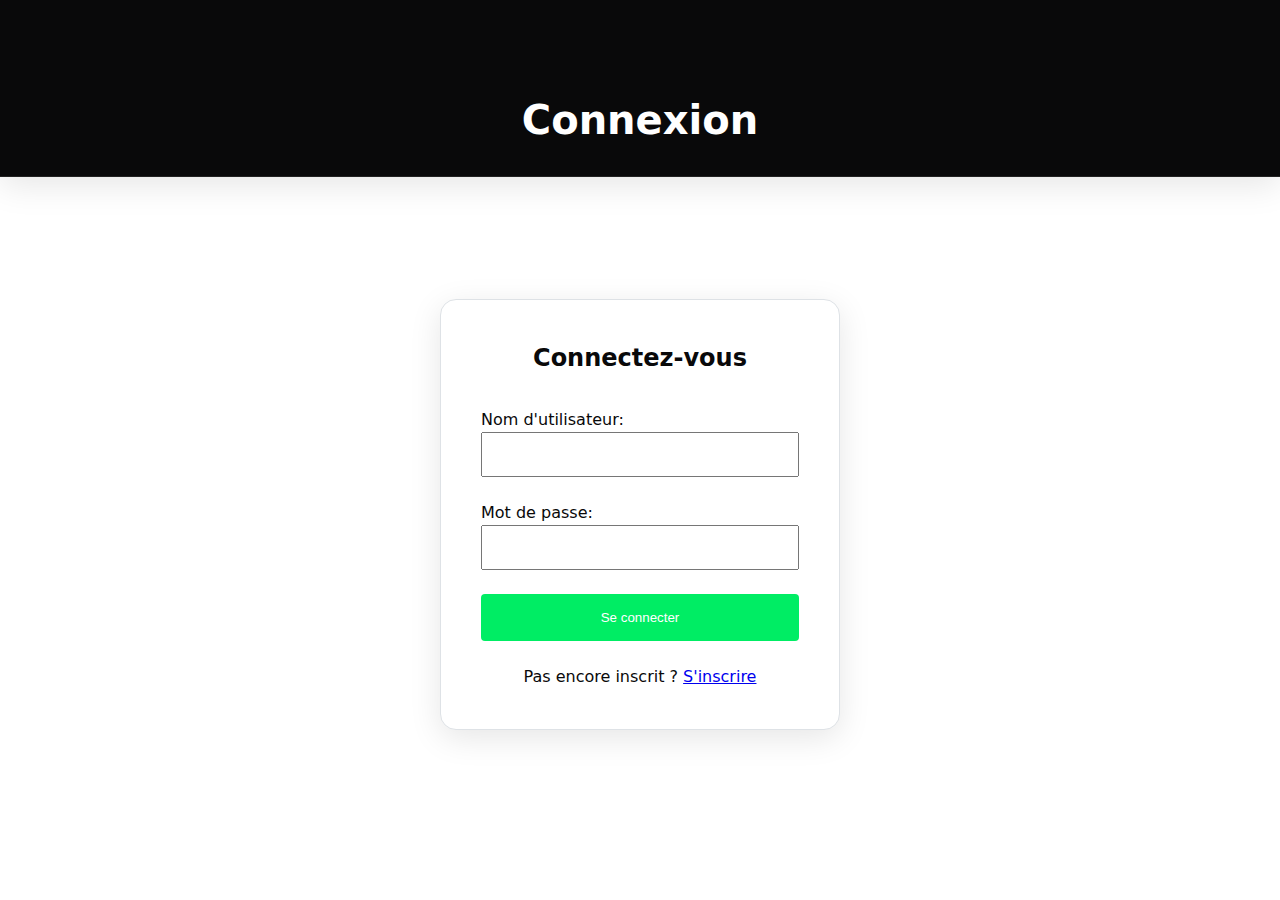
<file: index.html>
<!DOCTYPE html>
<html lang="fr">
<head>
    <meta charset="UTF-8">
    <meta name="viewport" content="width=device-width, initial-scale=1.0">
    <title>Connexion</title>
    <link rel="stylesheet" href="style.css">
</head>
<body style="display: flex; flex-direction: column; min-height: 100vh;">
    <header style="padding: 6rem 0 2rem 0; text-align: center; background: #09090A;">
        <h1 style="color: white; margin: 0; font-size: 2.5rem;">Connexion</h1>
    </header>

    <main style="flex: 1; display: flex; align-items: center; justify-content: center; padding: 2rem;">
        <section id="login-section" style="width: 100%; max-width: 400px;">
            <h2 style="text-align: center; margin-bottom: 2rem;">Connectez-vous</h2>
            <form id="login-form" style="display: grid; gap: 1.5rem;">
                <div>
                    <label for="username">Nom d'utilisateur:</label>
                    <input type="text" id="username" name="username" required style="width: 100%; padding: 0.8rem;">
                </div>
                
                <div>
                    <label for="password">Mot de passe:</label>
                    <input type="password" id="password" name="password" required style="width: 100%; padding: 0.8rem;">
                </div>

                <button type="submit" style="padding: 1rem; background: #00ED64; color: white; border: none; border-radius: 4px;">Se connecter</button>
            </form>
            <p style="text-align: center; margin-top: 1.5rem;">Pas encore inscrit ? <a href="register.html">S'inscrire</a></p>
        </section>
    </main>

    <script src="script.js"></script>
</body>
</html>
</file>
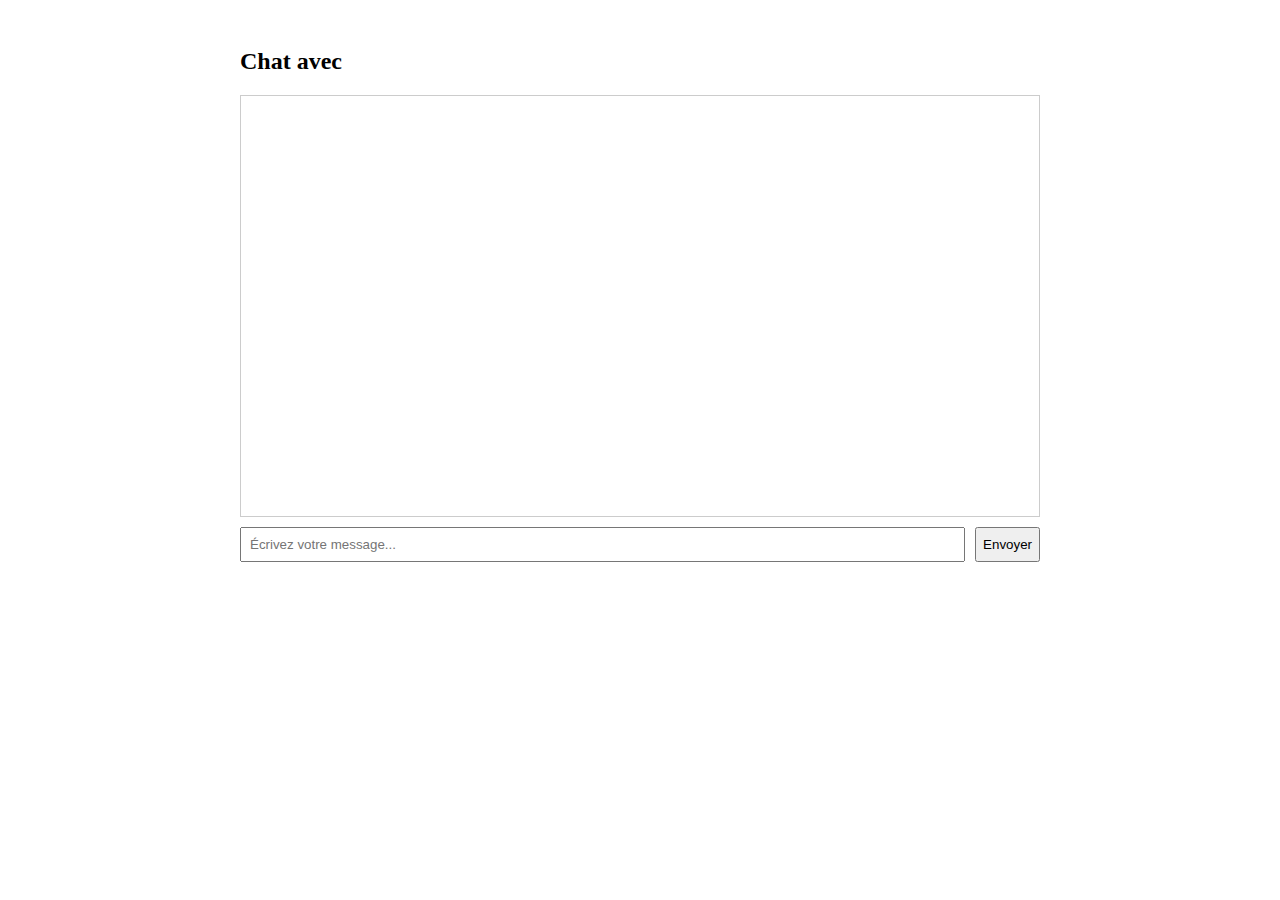
<file: chat.html>
<!DOCTYPE html>
<html>
<head>
    <title>Chat</title>
    <style>
        .chat-container {
            max-width: 800px;
            margin: 0 auto;
            padding: 20px;
        }
        .messages {
            height: 400px;
            border: 1px solid #ccc;
            overflow-y: auto;
            padding: 10px;
            margin-bottom: 10px;
        }
        .message {
            margin: 5px 0;
            padding: 8px;
            border-radius: 5px;
        }
        .sent {
            background: #0084ff;
            color: white;
            margin-left: 20%;
        }
        .received {
            background: #e9e9eb;
            margin-right: 20%;
        }
        .input-area {
            display: flex;
            gap: 10px;
        }
        input {
            flex: 1;
            padding: 8px;
        }
    </style>
</head>
<body>
    <div class="chat-container">
        <h2>Chat avec <span id="chat-partner"></span></h2>
        <div class="messages" id="messages"></div>
        <div class="input-area">
            <input type="text" id="message-input" placeholder="Écrivez votre message...">
            <button onclick="sendMessage()">Envoyer</button>
        </div>
    </div>

    <script>
        // Récupération de l'utilisateur dans l'URL
        const urlParams = new URLSearchParams(window.location.search);
        const partner = urlParams.get('user');
        document.getElementById('chat-partner').textContent = partner;

        // Chargement des messages
        function loadMessages() {
            const messages = JSON.parse(localStorage.getItem('messages')) || [];
            const currentUser = JSON.parse(localStorage.getItem('loggedInUser')).username;
            
            const filtered = messages.filter(msg => 
                (msg.sender === currentUser && msg.receiver === partner) ||
                (msg.sender === partner && msg.receiver === currentUser)
            );

            const messagesDiv = document.getElementById('messages');
            messagesDiv.innerHTML = filtered.map(msg => `
                <div class="message ${msg.sender === currentUser ? 'sent' : 'received'}">
                    <p>${msg.content}</p>
                    <small>${new Date(msg.timestamp).toLocaleString()}</small>
                </div>
            `).join('');
        }

        // Envoi de message
        window.sendMessage = function() {
            const input = document.getElementById('message-input');
            const content = input.value.trim();
            
            if (content) {
                const messages = JSON.parse(localStorage.getItem('messages')) || [];
                messages.push({
                    sender: JSON.parse(localStorage.getItem('loggedInUser')).username,
                    receiver: partner,
                    content,
                    timestamp: new Date().toISOString()
                });
                
                localStorage.setItem('messages', JSON.stringify(messages));
                input.value = '';
                loadMessages();
            }
        }

        // Actualisation initiale
        loadMessages();
        setInterval(loadMessages, 1000); // Actualisation toutes les secondes
    </script>
</body>
</html>
</file>
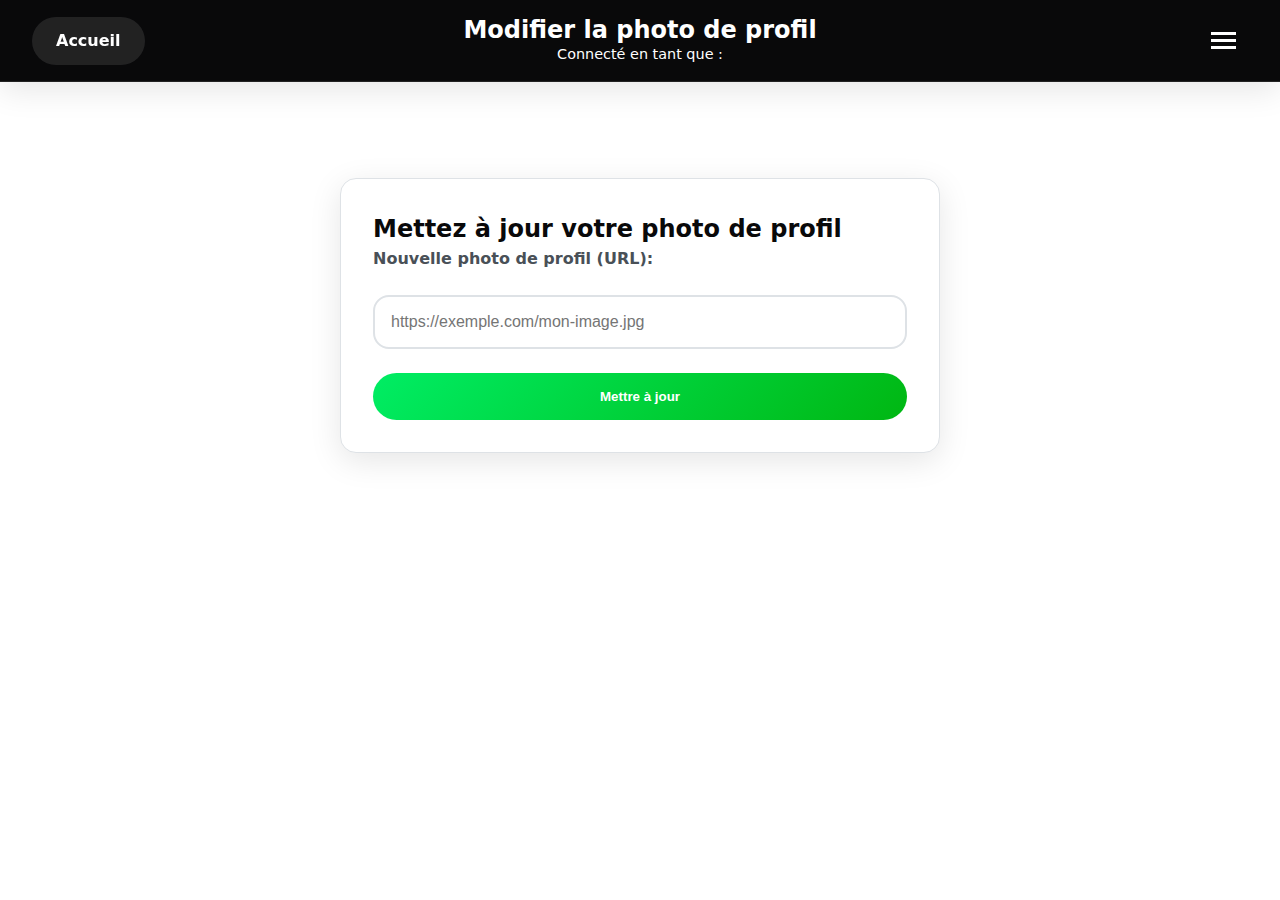
<file: edit-profile.html>
<!DOCTYPE html>
<html lang="fr">
<head>
    <meta charset="UTF-8">
    <meta name="viewport" content="width=device-width, initial-scale=1.0">
    <title>Modifier la photo de profil</title>
    <link rel="stylesheet" href="style.css">
</head>
<body>
    <header class="settings-header">
        <div class="header-content">
            <a href="home.html" class="home-button">Accueil</a>
            
            <div class="header-center">
                <h1>Modifier la photo de profil</h1>
                <div class="user-info">
                    <span>Connecté en tant que : <span id="logged-in-username"></span></span>
                </div>
            </div>

            <div class="menu-container">
                <!-- Menu Hamburger -->
                <button class="hamburger-menu" id="hamburger-menu" aria-label="Menu principal">
                    <span class="bar bar-top"></span>
                    <span class="bar bar-middle"></span>
                    <span class="bar bar-bottom"></span>
                </button>

                <!-- Menu Déroulant -->
                <nav class="dropdown-menu" id="dropdown-menu" aria-label="Sous-menu">
                    <ul class="menu-list">
                        <li>
                            <a href="settings.html" class="menu-link">
                                <svg class="settings-icon" width="20" height="20" viewBox="0 0 24 24" fill="none" stroke="currentColor" stroke-width="2">
                                    <path d="M12 15a3 3 0 1 0 0-6 3 3 0 0 0 0 6Z"/>
                                    <path d="M19.4 15a1.65 1.65 0 0 0 .33 1.82l.06.06a2 2 0 0 1 0 2.83 2 2 0 0 1-2.83 0l-.06-.06a1.65 1.65 0 0 0-1.82-.33 1.65 1.65 0 0 0-1 1.51V21a2 2 0 0 1-2 2 2 2 0 0 1-2-2v-.09A1.65 1.65 0 0 0 9 19.4a1.65 1.65 0 0 0-1.82.33l-.06.06a2 2 0 0 1-2.83 0 2 2 0 0 1 0-2.83l.06-.06a1.65 1.65 0 0 0 .33-1.82 1.65 1.65 0 0 0-1.51-1H3a2 2 0 0 1-2-2 2 2 0 0 1 2-2h.09A1.65 1.65 0 0 0 4.6 9a1.65 1.65 0 0 0-.33-1.82l-.06-.06a2 2 0 0 1 0-2.83 2 2 0 0 1 2.83 0l.06.06a1.65 1.65 0 0 0 1.82.33H9a1.65 1.65 0 0 0 1-1.51V3a2 2 0 0 1 2-2 2 2 0 0 1 2 2v.09a1.65 1.65 0 0 0 1 1.51 1.65 1.65 0 0 0 1.82-.33l.06-.06a2 2 0 0 1 2.83 0 2 2 0 0 1 0 2.83l-.06.06a1.65 1.65 0 0 0-.33 1.82V9a1.65 1.65 0 0 0 1.51 1H21a2 2 0 0 1 2 2 2 2 0 0 1-2 2h-.09a1.65 1.65 0 0 0-1.51 1Z"/>
                                </svg>
                                Paramètres
                            </a>
                        </li>
                    </ul>
                </nav>
            </div>
        </div>
    </header>

    <main>
        <section id="edit-profile-section">
            <h2>Mettez à jour votre photo de profil</h2>
            <form id="edit-profile-form">
                <label for="new-profile-picture">Nouvelle photo de profil (URL):</label>
                <input type="url" 
                       id="new-profile-picture" 
                       name="new-profile-picture" 
                       placeholder="https://exemple.com/mon-image.jpg"
                       required>
                <button type="submit" class="settings-button">Mettre à jour</button>
            </form>
            <div id="edit-profile-message" class="hidden"></div>
        </section>
    </main>

    <script src="script.js"></script>
</body>
</html>
</file>
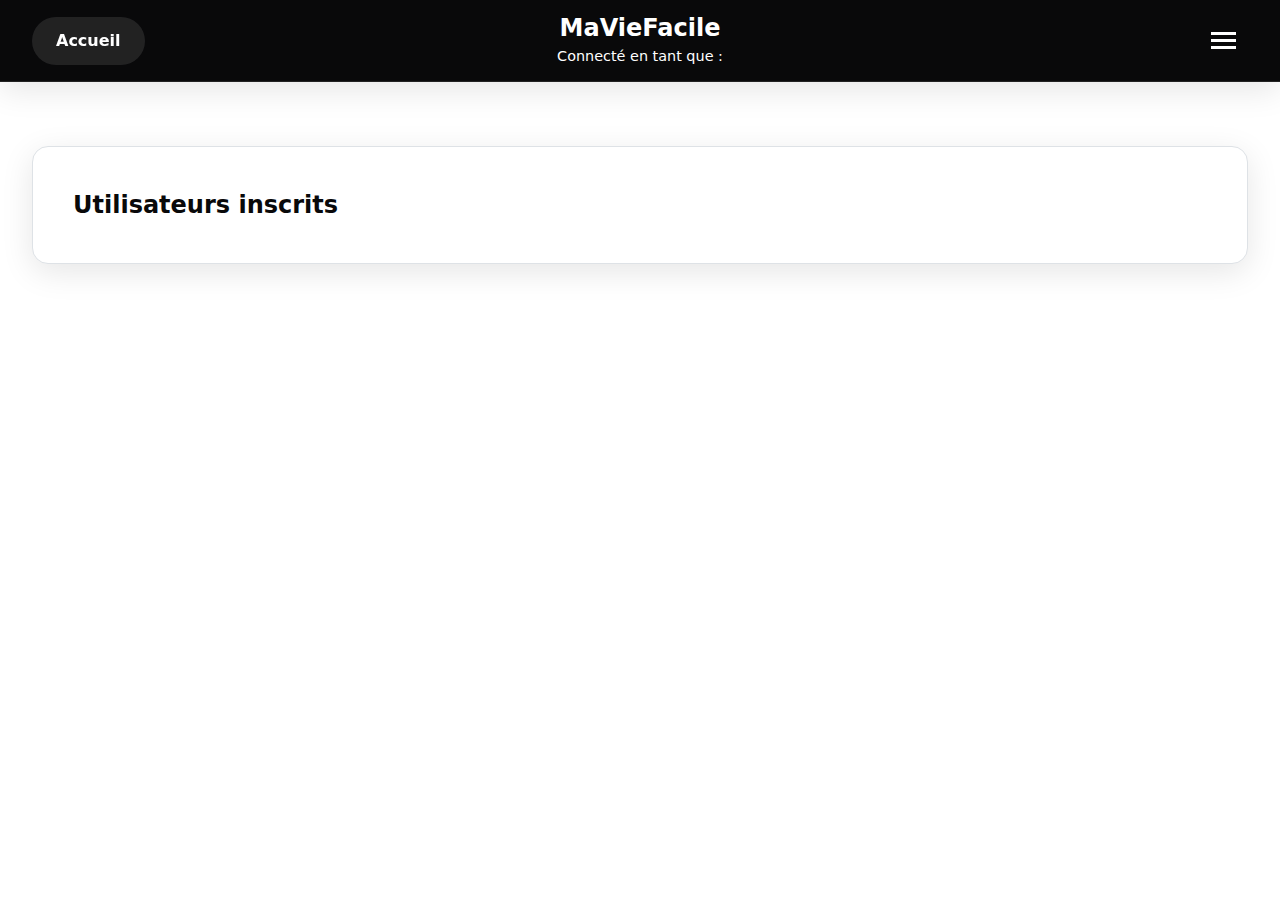
<file: home.html>
<!DOCTYPE html>
<html lang="fr">
<head>
    <meta charset="UTF-8">
    <meta name="viewport" content="width=device-width, initial-scale=1.0">
    <title>Accueil</title>
    <link rel="stylesheet" href="style.css">
</head>
<body>
    <header>
        <div class="header-content">
            <a href="home.html" class="home-button">Accueil</a>
            
            <div class="header-center">
                <h1>MaVieFacile</h1>
                <div class="user-info">
                    <span>Connecté en tant que : <span id="logged-in-username"></span></span>
                </div>
            </div>
    
            <div class="menu-container">
                <!-- Hamburger Icon -->
                <button class="hamburger-menu" id="hamburger-menu" aria-label="Menu principal">
                    <span class="bar bar-top"></span>
                    <span class="bar bar-middle"></span>
                    <span class="bar bar-bottom"></span>
                </button>

                <!-- Dropdown Menu -->
                <nav class="dropdown-menu" id="dropdown-menu" aria-label="Sous-menu">
                    <ul class="menu-list">
                        <li>
                            <a href="settings.html" class="menu-link" id="settings-link">
                                <svg class="settings-icon" width="20" height="20" viewBox="0 0 24 24" fill="none" stroke="currentColor" stroke-width="2">
                                    <path d="M12 15a3 3 0 1 0 0-6 3 3 0 0 0 0 6Z"/>
                                    <path d="M19.4 15a1.65 1.65 0 0 0 .33 1.82l.06.06a2 2 0 0 1 0 2.83 2 2 0 0 1-2.83 0l-.06-.06a1.65 1.65 0 0 0-1.82-.33 1.65 1.65 0 0 0-1 1.51V21a2 2 0 0 1-2 2 2 2 0 0 1-2-2v-.09A1.65 1.65 0 0 0 9 19.4a1.65 1.65 0 0 0-1.82.33l-.06.06a2 2 0 0 1-2.83 0 2 2 0 0 1 0-2.83l.06-.06a1.65 1.65 0 0 0 .33-1.82 1.65 1.65 0 0 0-1.51-1H3a2 2 0 0 1-2-2 2 2 0 0 1 2-2h.09A1.65 1.65 0 0 0 4.6 9a1.65 1.65 0 0 0-.33-1.82l-.06-.06a2 2 0 0 1 0-2.83 2 2 0 0 1 2.83 0l.06.06a1.65 1.65 0 0 0 1.82.33H9a1.65 1.65 0 0 0 1-1.51V3a2 2 0 0 1 2-2 2 2 0 0 1 2 2v.09a1.65 1.65 0 0 0 1 1.51 1.65 1.65 0 0 0 1.82-.33l.06-.06a2 2 0 0 1 2.83 0 2 2 0 0 1 0 2.83l-.06.06a1.65 1.65 0 0 0-.33 1.82V9a1.65 1.65 0 0 0 1.51 1H21a2 2 0 0 1 2 2 2 2 0 0 1-2 2h-.09a1.65 1.65 0 0 0-1.51 1Z"/>
                                </svg>
                                Paramètres
                            </a>
                        </li>
                    </ul>
                </nav>
            </div>
        </div>
    </header>

    <main>
        <section id="user-list-section">
            <h2>Utilisateurs inscrits</h2>
            <ul id="user-list"></ul>
        </section>

    <script src="script.js"></script>
</body>
</html>
</file>
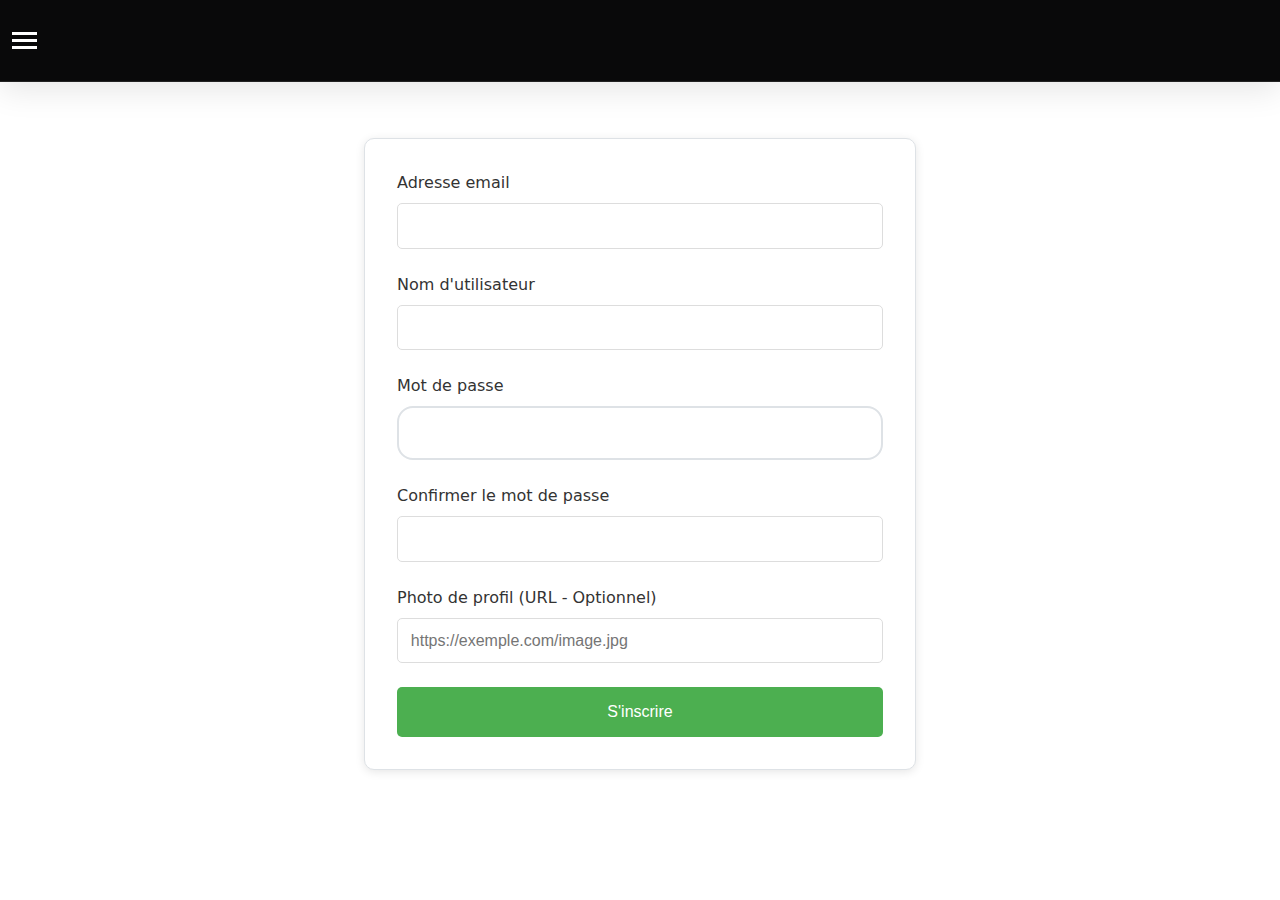
<file: register.html>
<!DOCTYPE html>
<html lang="fr">
<head>
    <meta charset="UTF-8">
    <meta name="viewport" content="width=device-width, initial-scale=1.0">
    <title>Inscription</title>
    <link rel="stylesheet" href="style.css">
</head>
<body>
    <header class="settings-header">

            <div class="menu-container">
                <!-- Menu Hamburger cohérent avec les autres pages -->
                <button class="hamburger-menu" id="hamburger-menu" aria-label="Menu principal">
                    <span class="bar bar-top"></span>
                    <span class="bar bar-middle"></span>
                    <span class="bar bar-bottom"></span>
                </button>
                </button>

                <!-- Menu Déroulant -->
                <nav class="dropdown-menu" id="dropdown-menu" aria-label="Sous-menu">
                    <ul class="menu-list">
                        <li>
                            <a href="index.html" class="menu-link">
                                <svg class="settings-icon" width="20" height="20" viewBox="0 0 24 24" fill="none" stroke="currentColor" stroke-width="2">
                                    <path d="M12 15a3 3 0 1 0 0-6 3 3 0 0 0 0 6Z"/>
                                    <path d="M19.4 15a1.65 1.65 0 0 0 .33 1.82l.06.06a2 2 0 0 1 0 2.83 2 2 0 0 1-2.83 0l-.06-.06a1.65 1.65 0 0 0-1.82-.33 1.65 1.65 0 0 0-1 1.51V21a2 2 0 0 1-2 2 2 2 0 0 1-2-2v-.09A1.65 1.65 0 0 0 9 19.4a1.65 1.65 0 0 0-1.82.33l-.06.06a2 2 0 0 1-2.83 0 2 2 0 0 1 0-2.83l.06-.06a1.65 1.65 0 0 0 .33-1.82 1.65 1.65 0 0 0-1.51-1H3a2 2 0 0 1-2-2 2 2 0 0 1 2-2h.09A1.65 1.65 0 0 0 4.6 9a1.65 1.65 0 0 0-.33-1.82l-.06-.06a2 2 0 0 1 0-2.83 2 2 0 0 1 2.83 0l.06.06a1.65 1.65 0 0 0 1.82.33H9a1.65 1.65 0 0 0 1-1.51V3a2 2 0 0 1 2-2 2 2 0 0 1 2 2v.09a1.65 1.65 0 0 0 1 1.51 1.65 1.65 0 0 0 1.82-.33l.06-.06a2 2 0 0 1 2.83 0 2 2 0 0 1 0 2.83l-.06.06a1.65 1.65 0 0 0-.33 1.82V9a1.65 1.65 0 0 0 1.51 1H21a2 2 0 0 1 2 2 2 2 0 0 1-2 2h-.09a1.65 1.65 0 0 0-1.51 1Z"/>
                                </svg>
                                Paramètres
                            </a>
                        </li>
                    </ul>
                </nav>
            </div>
        </div>
    </header>

    <main class="form-container">
        <section class="auth-form">
            <form id="register-form">
                <div class="form-group">
                    <label for="email">Adresse email</label>
                    <input type="email" id="email" required>
                    <div id="email-error" class="form-error"></div>
                </div>

                <div class="form-group">
                    <label for="new-username">Nom d'utilisateur</label>
                    <input type="text" id="new-username" minlength="3" required>
                    <div id="username-error" class="form-error"></div>
                </div>

                <div class="form-group">
                    <label for="new-password">Mot de passe</label>
                    <input type="password" id="new-password" minlength="8" required>
                    <div id="password-error" class="form-error"></div>
                </div>

                <div class="form-group">
                    <label for="confirm-password">Confirmer le mot de passe</label>
                    <input type="password" id="confirm-password" required>
                    <div id="confirm-error" class="form-error"></div>
                </div>

                <div class="form-group">
                    <label for="profile-picture" class="optional-field">
                        Photo de profil (URL - Optionnel)
                    </label>
                    <input type="url" 
                           id="profile-picture" 
                           placeholder="https://exemple.com/image.jpg">
                    <div id="image-error" class="form-error"></div>
                </div>

                <button type="submit" class="form-button">S'inscrire</button>
            </form>
        </section>
    </main>

    <script src="script.js"></script>
</body>
</html>
</file>
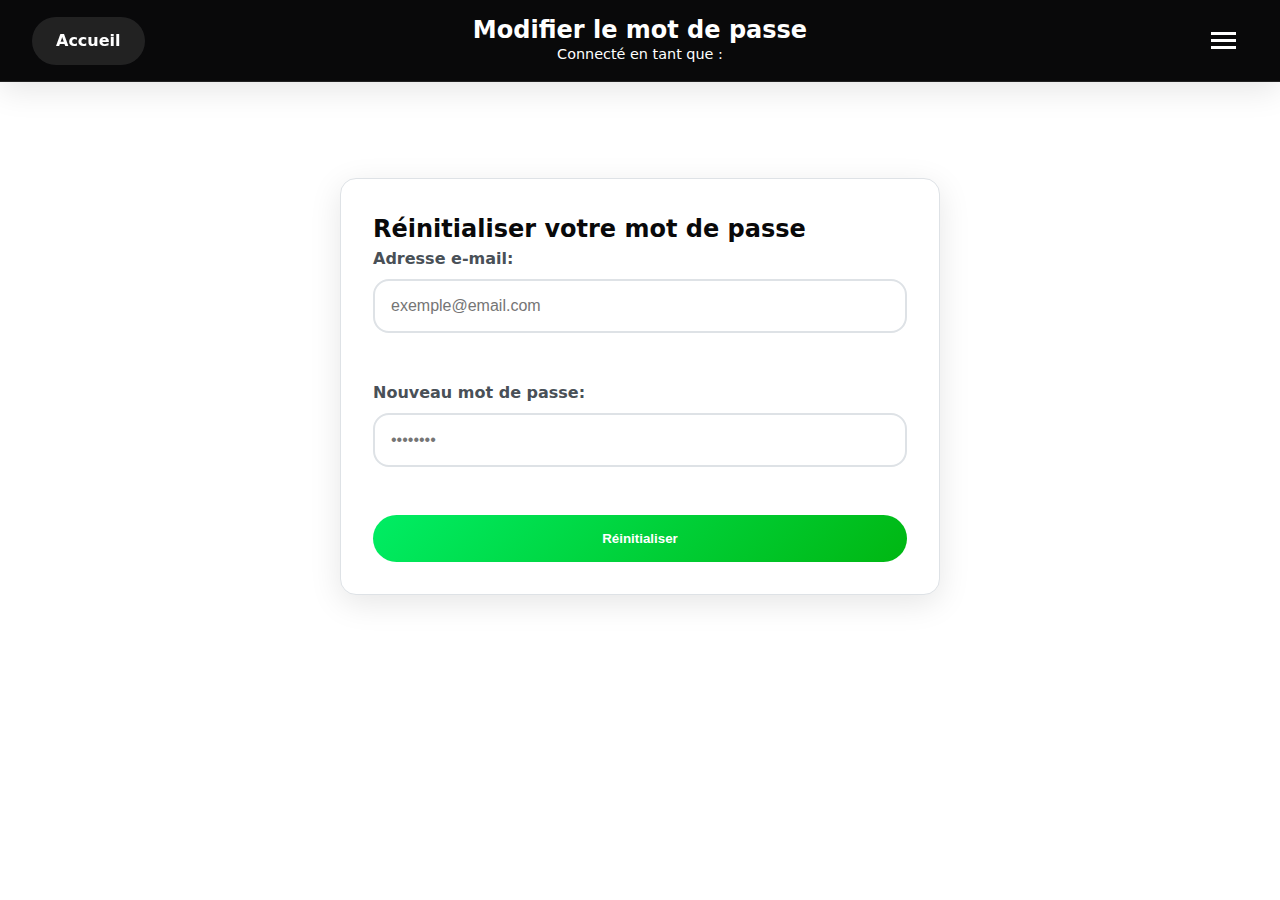
<file: reset-password.html>
<!DOCTYPE html>
<html lang="fr">
<head>
    <meta charset="UTF-8">
    <meta name="viewport" content="width=device-width, initial-scale=1.0">
    <title>Modifier le mot de passe</title>
    <link rel="stylesheet" href="style.css">
</head>
<body>
    <header class="settings-header">
        <div class="header-content">
            <a href="home.html" class="home-button">Accueil</a>
            
            <div class="header-center">
                <h1>Modifier le mot de passe</h1>
                <div class="user-info">
                    <span>Connecté en tant que : <span id="logged-in-username"></span></span>
                </div>
            </div>

            <div class="menu-container">
                <!-- Menu Hamburger -->
                <button class="hamburger-menu" id="hamburger-menu" aria-label="Menu principal">
                    <span class="bar bar-top"></span>
                    <span class="bar bar-middle"></span>
                    <span class="bar bar-bottom"></span>
                </button>

                <!-- Menu Déroulant -->
                <nav class="dropdown-menu" id="dropdown-menu" aria-label="Sous-menu">
                    <ul class="menu-list">
                        <li>
                            <a href="settings.html" class="menu-link">
                                <svg class="settings-icon" width="20" height="20" viewBox="0 0 24 24" fill="none" stroke="currentColor" stroke-width="2">
                                    <path d="M12 15a3 3 0 1 0 0-6 3 3 0 0 0 0 6Z"/>
                                    <path d="M19.4 15a1.65 1.65 0 0 0 .33 1.82l.06.06a2 2 0 0 1 0 2.83 2 2 0 0 1-2.83 0l-.06-.06a1.65 1.65 0 0 0-1.82-.33 1.65 1.65 0 0 0-1 1.51V21a2 2 0 0 1-2 2 2 2 0 0 1-2-2v-.09A1.65 1.65 0 0 0 9 19.4a1.65 1.65 0 0 0-1.82.33l-.06.06a2 2 0 0 1-2.83 0 2 2 0 0 1 0-2.83l.06-.06a1.65 1.65 0 0 0 .33-1.82 1.65 1.65 0 0 0-1.51-1H3a2 2 0 0 1-2-2 2 2 0 0 1 2-2h.09A1.65 1.65 0 0 0 4.6 9a1.65 1.65 0 0 0-.33-1.82l-.06-.06a2 2 0 0 1 0-2.83 2 2 0 0 1 2.83 0l.06.06a1.65 1.65 0 0 0 1.82.33H9a1.65 1.65 0 0 0 1-1.51V3a2 2 0 0 1 2-2 2 2 0 0 1 2 2v.09a1.65 1.65 0 0 0 1 1.51 1.65 1.65 0 0 0 1.82-.33l.06-.06a2 2 0 0 1 2.83 0 2 2 0 0 1 0 2.83l-.06.06a1.65 1.65 0 0 0-.33 1.82V9a1.65 1.65 0 0 0 1.51 1H21a2 2 0 0 1 2 2 2 2 0 0 1-2 2h-.09a1.65 1.65 0 0 0-1.51 1Z"/>
                                </svg>
                                Paramètres
                            </a>
                        </li>
                    </ul>
                </nav>
            </div>
        </div>
    </header>

    <main>
        <section id="reset-password-section">
            <h2>Réinitialiser votre mot de passe</h2>
            <form id="reset-password-form">
                <div class="form-group">
                    <label for="reset-email">Adresse e-mail:</label>
                    <input type="email" 
                           id="reset-email" 
                           name="reset-email" 
                           placeholder="exemple@email.com"
                           required>
                </div>
                
                <div class="form-group">
                    <label for="new-password">Nouveau mot de passe:</label>
                    <input type="password" 
                           id="new-password" 
                           name="new-password" 
                           placeholder="••••••••"
                           minlength="6"
                           required>
                </div>

                <button type="submit" class="settings-button">Réinitialiser</button>
            </form>
            <div id="reset-message" class="message hidden"></div>
        </section>
    </main>

    <script src="script.js"></script>
</body>
</html>
</file>
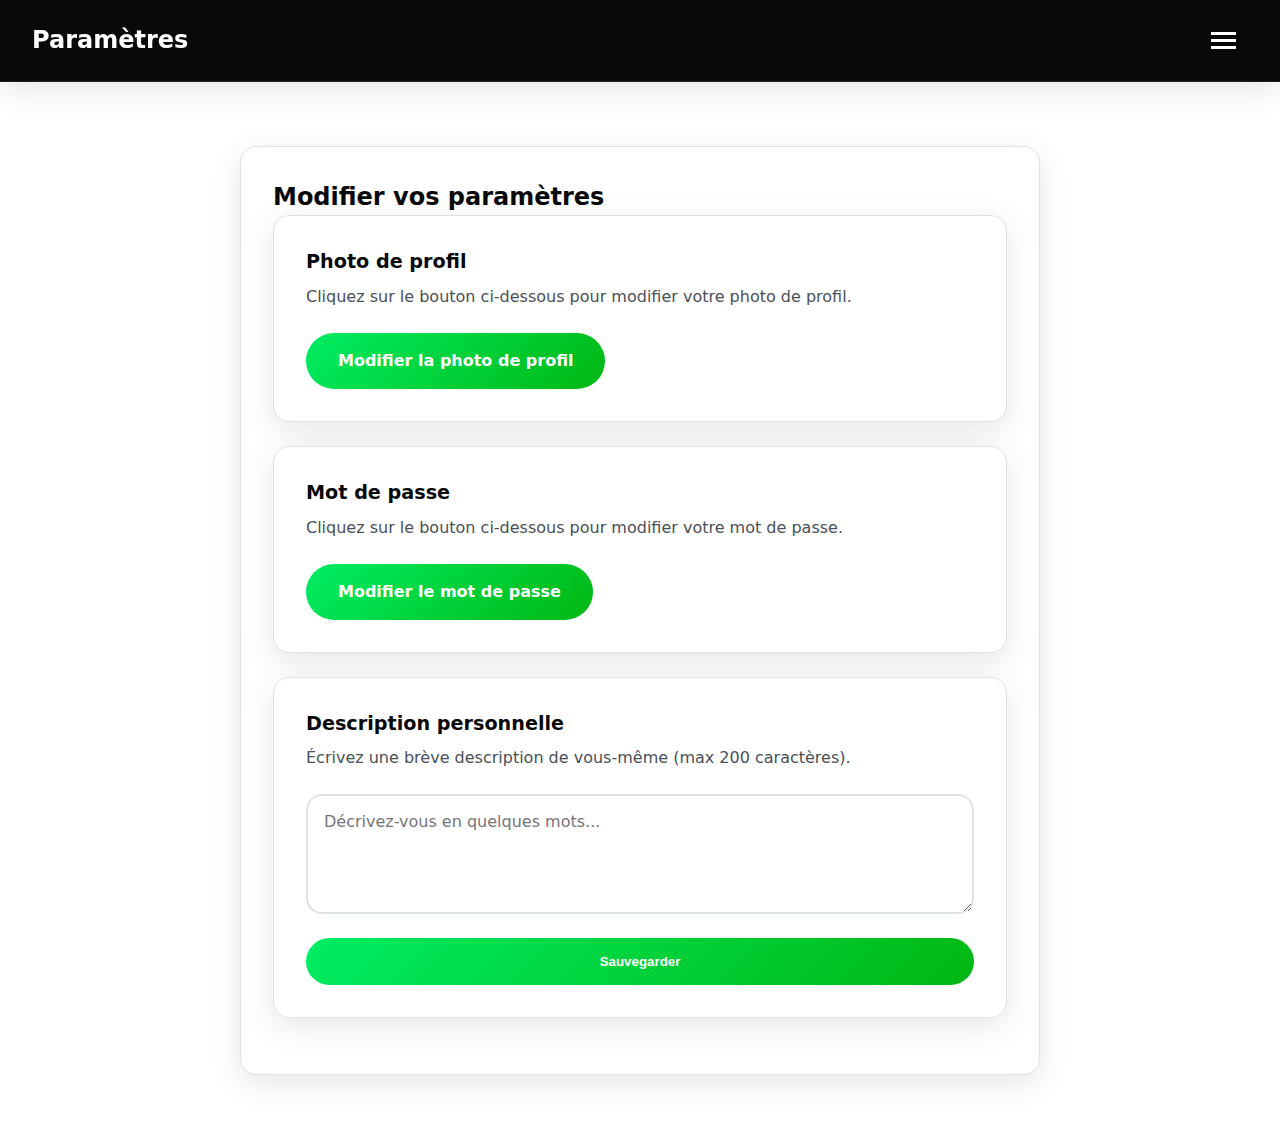
<file: settings.html>
<!DOCTYPE html>
<html lang="fr">
<head>
    <meta charset="UTF-8">
    <meta name="viewport" content="width=device-width, initial-scale=1.0">
    <title>Paramètres</title>
    <link rel="stylesheet" href="style.css">
</head>
<body>
    <header class="settings-header">
        <div class="header-content">
            <h1>Paramètres</h1>
            <div class="menu-container">
                <!-- Hamburger Icon -->
                <button class="hamburger-menu" id="hamburger-menu" aria-label="Menu principal">
                    <span class="bar bar-top"></span>
                    <span class="bar bar-middle"></span>
                    <span class="bar bar-bottom"></span>
                </button>

                <!-- Dropdown Menu -->
                <nav class="dropdown-menu" id="dropdown-menu" aria-label="Sous-menu">
                    <ul class="menu-list">
                        <li>
                            <a href="home.html" class="menu-link">
                                <svg class="home-icon" width="20" height="20" viewBox="0 0 24 24" fill="none" stroke="currentColor" stroke-width="2">
                                    <path d="M3 9l9-7 9 7v11a2 2 0 0 1-2 2H5a2 2 0 0 1-2-2z"/>
                                    <path d="M9 22V12h6v10"/>
                                </svg>
                                Retour à l'accueil
                            </a>
                        </li>
                    </ul>
                </nav>
            </div>
        </div>
    </header>

    <main>
        <section id="settings-section">
            <h2>Modifier vos paramètres</h2>

            <!-- Bouton pour modifier la photo de profil -->
            <div class="setting-option">
                <h3>Photo de profil</h3>
                <p>Cliquez sur le bouton ci-dessous pour modifier votre photo de profil.</p>
                <a href="edit-profile.html" class="settings-button">Modifier la photo de profil</a>
            </div>

            <!-- Bouton pour modifier le mot de passe -->
            <div class="setting-option">
                <h3>Mot de passe</h3>
                <p>Cliquez sur le bouton ci-dessous pour modifier votre mot de passe.</p>
                <a href="reset-password.html" class="settings-button">Modifier le mot de passe</a>
            </div>

                        <!-- Ajouter après la section mot de passe -->
            <div class="setting-option">
                <h3>Description personnelle</h3>
                <p>Écrivez une brève description de vous-même (max 200 caractères).</p>
                <form id="description-form">
                    <textarea 
                        id="user-description" 
                        maxlength="200" 
                        placeholder="Décrivez-vous en quelques mots..."
                    ></textarea>
                    <button type="submit" class="settings-button">Sauvegarder</button>
                </form>
            </div>
        </section>
    </main>

    <script src="script.js"></script>
</body>
</html>
</file>
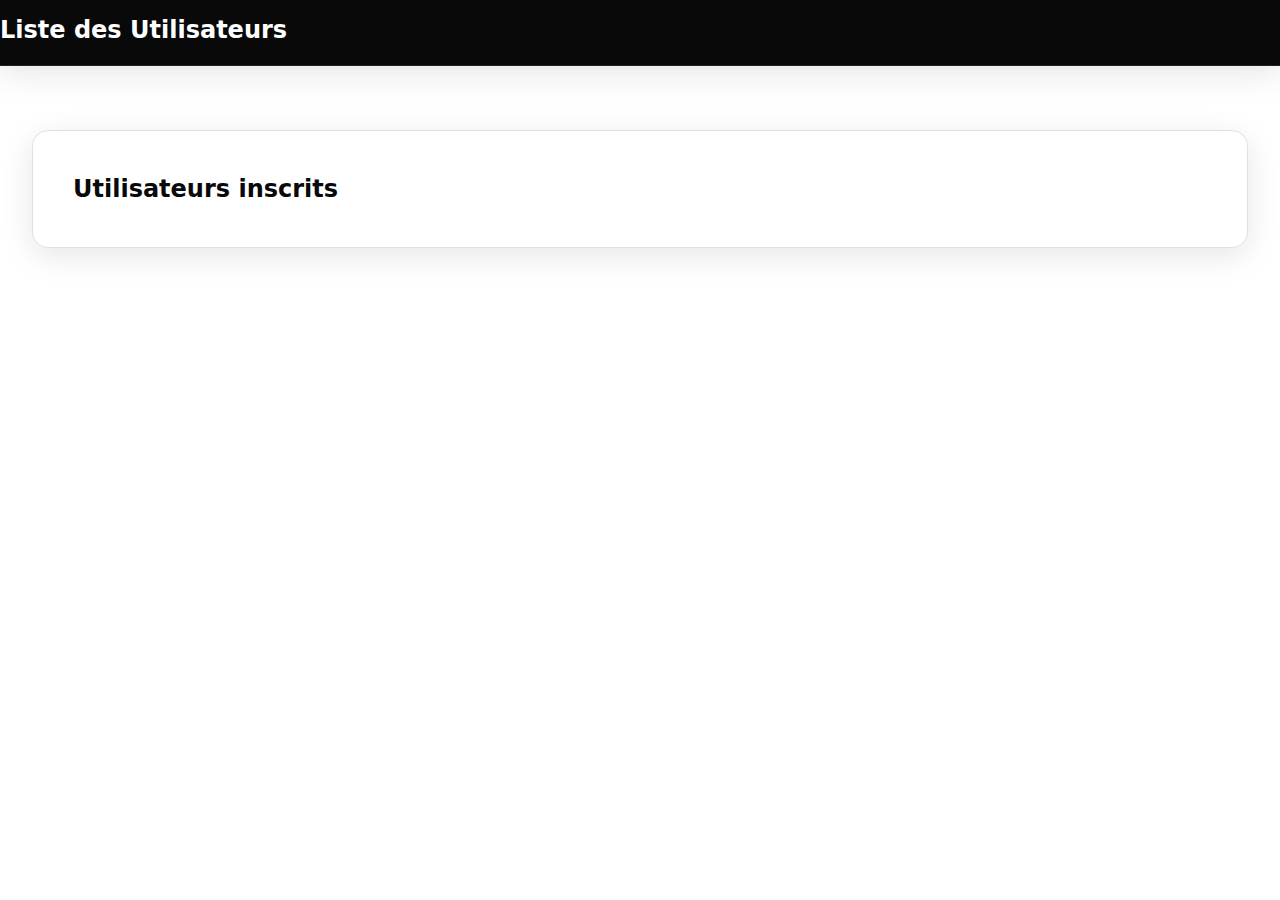
<file: user-list.html>
<!DOCTYPE html>
<html lang="fr">
<head>
    <meta charset="UTF-8">
    <meta name="viewport" content="width=device-width, initial-scale=1.0">
    <title>Liste des Utilisateurs</title>
    <link rel="stylesheet" href="style.css">
</head>
<body>
    <header>
        <h1>Liste des Utilisateurs</h1>
    </header>

    <main>
        <section id="user-list-section">
            <h2>Utilisateurs inscrits</h2>
            <ul id="user-list"></ul>
        </section>
    </main>

    <script src="script.js"></script>
</body>
</html>
</file>
<file: style.css>
/* Nouveau style premium inspiré d'Uber 2024 */
:root {
    --uber-black: #09090A;
    --uber-white: #FFFFFF;
    --uber-green: #00ED64;
    --uber-gradient: linear-gradient(135deg, #00ED64 0%, #00B712 100%);
    --uber-gray-100: #F8F9FA;
    --uber-gray-300: #DEE2E6;
    --uber-gray-700: #495057;
    --uber-shadow: 0 8px 32px rgba(0, 0, 0, 0.1);
    --uber-radius: 16px;
    --uber-transition: all 0.3s cubic-bezier(0.4, 0, 0.2, 1);
}

/* Reset moderne */
*,
*::before,
*::after {
    margin: 0;
    padding: 0;
    box-sizing: border-box;
}

html {
    scroll-behavior: smooth;
}

body {
    background: var(--uber-white);
    color: var(--uber-black);
    font-family: 'Inter', system-ui, -apple-system, sans-serif;
    line-height: 1.5;
    -webkit-font-smoothing: antialiased;
}

/* Header premium */
header {
    background: var(--uber-black);
    padding: 1rem 0;
    position: sticky;
    top: 0;
    z-index: 1000;
    box-shadow: var(--uber-shadow);
    border-bottom: 1px solid rgba(255, 255, 255, 0.1);
}

.header-content {
    display: flex;
    justify-content: space-between;
    align-items: center;
    max-width: 1440px;
    margin: 0 auto;
    padding: 0 2rem;
}

.home-button {
    display: inline-flex;
    align-items: center;
    gap: 0.75rem;
    color: var(--uber-white);
    text-decoration: none;
    font-weight: 600;
    padding: 0.75rem 1.5rem;
    border-radius: 50px;
    background: rgba(255, 255, 255, 0.1);
    backdrop-filter: blur(10px);
    transition: var(--uber-transition);
}

.home-button:hover {
    background: rgba(255, 255, 255, 0.2);
    transform: translateY(-1px);
}

.user-info {
    display: flex;
    align-items: center;
    gap: 1.5rem;
    color: var(--uber-white);
}

/* Contenu principal élégant */
main {
    padding: 4rem 2rem;
    max-width: 1440px;
    margin: 0 auto;
}

section {
    margin-bottom: 3rem;
    background: var(--uber-white);
    border-radius: var(--uber-radius);
    padding: 2.5rem;
    box-shadow: var(--uber-shadow);
    border: 1px solid var(--uber-gray-300);
}

/* Liste utilisateurs premium */
#user-list {
    display: grid;
    gap: 1.5rem;
    padding: 0;
}

.user-profile {
    display: flex;
    align-items: center;
    padding: 1.5rem;
    background: var(--uber-white);
    border-radius: var(--uber-radius);
    transition: var(--uber-transition);
    cursor: pointer;
    position: relative;
    overflow: hidden;
}

.user-profile::before {
    content: '';
    position: absolute;
    left: 0;
    top: 0;
    height: 100%;
    width: 4px;
    background: var(--uber-gradient);
    opacity: 0;
    transition: var(--uber-transition);
}

.user-profile:hover {
    transform: translateY(-3px);
    box-shadow: 0 12px 40px rgba(0, 0, 0, 0.08);
}

.user-profile:hover::before {
    opacity: 1;
}

.profile-picture {
    width: 64px;
    height: 64px;
    border-radius: 50%;
    object-fit: cover;
    border: 3px solid var(--uber-white);
    box-shadow: var(--uber-shadow);
    margin-right: 1.5rem;
    transition: var(--uber-transition);
}

.user-profile:hover .profile-picture {
    transform: scale(1.05);
}

.username {
    font-size: 1.25rem;
    font-weight: 600;
    color: var(--uber-black);
    flex-grow: 1;
}

/* Boutons haute qualité */
.user-button {
    padding: 0.875rem 2rem;
    border: none;
    border-radius: 50px;
    font-weight: 600;
    letter-spacing: 0.25px;
    transition: var(--uber-transition);
    display: inline-flex;
    align-items: center;
    gap: 0.75rem;
}

.user-button:not(.add-friend-button) {
    background: var(--uber-gradient);
    color: var(--uber-white);
    box-shadow: 0 4px 12px rgba(0, 237, 100, 0.3);
}

.user-button.add-friend-button {
    background: var(--uber-black);
    color: var(--uber-white);
    margin-left: 1rem;
}

.user-button:hover {
    transform: translateY(-2px);
    box-shadow: 0 6px 20px rgba(0, 237, 100, 0.4);
}

/* Chat Modal luxe */
#chat-modal {
    background: rgba(0, 0, 0, 0.6);
    backdrop-filter: blur(8px);
}

.chat-content {
    width: 90%;
    max-width: 720px;
    border-radius: var(--uber-radius);
    background: var(--uber-white);
    overflow: hidden;
    transform: scale(0.98);
    opacity: 0;
    animation: modalEnter 0.4s cubic-bezier(0.4, 0, 0.2, 1) forwards;
}

@keyframes modalEnter {
    to {
        transform: scale(1);
        opacity: 1;
    }
}

.chat-header {
    padding: 1.5rem 2rem;
    background: var(--uber-gradient);
    color: var(--uber-white);
    display: flex;
    justify-content: space-between;
    align-items: center;
}

.close-chat {
    background: none;
    border: none;
    color: inherit;
    padding: 0.5rem;
    border-radius: 50%;
    transition: var(--uber-transition);
}

.close-chat:hover {
    background: rgba(255, 255, 255, 0.1);
}

.chat-messages {
    height: 60vh;
    padding: 2rem;
    background: var(--uber-gray-100);
    overflow-y: auto;
    scrollbar-width: thin;
    scrollbar-color: var(--uber-green) transparent;
}

.message {
    max-width: 75%;
    padding: 1.25rem;
    margin-bottom: 1.5rem;
    border-radius: 24px;
    position: relative;
    line-height: 1.6;
    animation: messageAppear 0.3s ease-out;
}

@keyframes messageAppear {
    from {
        opacity: 0;
        transform: translateY(10px);
    }
    to {
        opacity: 1;
        transform: translateY(0);
    }
}

.message.self {
    background: var(--uber-gradient);
    margin-left: auto;
    color: var(--uber-white);
    border-radius: 24px 24px 0 24px;
}

.message:not(.self) {
    background: var(--uber-white);
    border-radius: 0 24px 24px 24px;
    box-shadow: 0 2px 8px rgba(0, 0, 0, 0.05);
}

/* Input futuriste */
.chat-input {
    padding: 1.5rem 2rem;
    background: var(--uber-white);
    display: flex;
    gap: 1rem;
    border-top: 1px solid var(--uber-gray-300);
}

#message-input {
    flex: 1;
    padding: 1.25rem;
    border: 2px solid var(--uber-gray-300);
    border-radius: 50px;
    font-size: 1rem;
    transition: var(--uber-transition);
}

#message-input:focus {
    border-color: var(--uber-green);
    box-shadow: 0 0 0 4px rgba(0, 237, 100, 0.15);
    outline: none;
}

#send-message {
    background: var(--uber-gradient);
    padding: 1.25rem 2.5rem;
    border-radius: 50px;
    font-weight: 600;
}

/* Menu Hamburger */
.menu-container {
    position: relative;
    margin-left: auto;
}

.hamburger-menu {
    background: none;
    border: none;
    padding: 12px;
    cursor: pointer;
    z-index: 1000;
}

.bar {
    display: block;
    width: 25px;
    height: 3px;
    background: #fff;
    margin: 4px 0;
    transition: transform 0.3s, opacity 0.3s;
}

/* Animation */
.hamburger-menu.active .bar-top {
    transform: translateY(7px) rotate(45deg);
}

.hamburger-menu.active .bar-middle {
    opacity: 0;
}

.hamburger-menu.active .bar-bottom {
    transform: translateY(-7px) rotate(-45deg);
}

/* Menu déroulant */
.dropdown-menu {
    position: absolute;
    right: 0;
    top: 100%;
    background: #2d2d2d;
    border-radius: 8px;
    box-shadow: 0 8px 24px rgba(0,0,0,0.2);
    opacity: 0;
    visibility: hidden;
    transform: translateY(-10px);
    transition: all 0.3s cubic-bezier(0.4, 0, 0.2, 1);
    z-index: 999;
}

.dropdown-menu.show {
    opacity: 1;
    visibility: visible;
    transform: translateY(0);
}

.menu-list {
    list-style: none;
    padding: 8px 0;
    margin: 0;
    min-width: 200px;
}

.menu-link {
    display: flex;
    align-items: center;
    gap: 12px;
    padding: 12px 16px;
    color: #fff;
    text-decoration: none;
    transition: background 0.3s;
}

.menu-link:hover {
    background: rgba(255,255,255,0.1);
}

.settings-icon {
    width: 20px;
    height: 20px;
}
/* Header premium */
.header-content {
    display: flex;
    justify-content: space-between;
    align-items: center;
    max-width: 1440px;
    margin: 0 auto;
    padding: 0 2rem;
    position: relative;
}

/* Conteneur central */
.header-center {
    position: absolute;
    left: 50%;
    top: 50%;
    transform: translate(-50%, -50%);
    text-align: center;
    width: max-content;
}

h1 {
    color: var(--uber-white) !important;
    margin: 0 0 4px 0;
    font-size: 1.5rem;
    line-height: 1.2;
}

.user-info {
    color: var(--uber-white);
    font-size: 0.9rem;
    display: block;
    white-space: nowrap;
}

/* Ajustements mobile */
@media (max-width: 768px) {
    .header-center {
        position: static;
        transform: none;
        order: 2;
        text-align: left;
        padding-left: 1rem;
        width: auto;
    }
    
    .header-content {
        flex-wrap: wrap;
        gap: 0.5rem;
        padding: 0.5rem 1rem;
    }
    
    h1 {
        font-size: 1.2rem;
    }
    
    .user-info {
        font-size: 0.8rem;
        white-space: normal;
    }
}
/* Responsive design */
@media (max-width: 768px) {
    .header-content {
        padding: 0 1.5rem;
    }
    
    main {
        padding: 2rem 1.5rem;
    }
    
    .user-profile {
        flex-direction: column;
        align-items: flex-start;
        padding: 1.5rem;
    }
    
    .profile-picture {
        margin-bottom: 1.5rem;
    }
    
    .user-button {
        width: 100%;
        justify-content: center;
    }
    
    .chat-content {
        width: 95%;
    }
}

/* Micro-interactions */
@media (prefers-reduced-motion: no-preference) {
    .user-profile {
        view-transition-name: user-profile;
    }
    
    .message {
        view-transition-name: message;
    }
}

/* Page des paramètres */
.settings-header {
    background: var(--uber-black);
    padding: 1rem 0;
    position: sticky;
    top: 0;
    z-index: 1000;
    box-shadow: var(--uber-shadow);
}

.settings-header .header-content {
    display: flex;
    justify-content: space-between;
    align-items: center;
    max-width: 1440px;
    margin: 0 auto;
    padding: 0 2rem;
}

.settings-header h1 {
    color: var(--uber-white);
    margin: 0;
    font-size: 1.5rem;
}

/* Conteneur du menu */
.menu-container {
    position: relative;
    margin-left: auto;
}

/* Menu hamburger */
.hamburger-menu {
    background: none;
    border: none;
    padding: 12px;
    cursor: pointer;
    z-index: 1000;
}

.bar {
    display: block;
    width: 25px;
    height: 3px;
    background: var(--uber-white);
    margin: 4px 0;
    transition: var(--uber-transition);
}

/* Animation du menu */
.hamburger-menu.active .bar-top {
    transform: translateY(7px) rotate(45deg);
}

.hamburger-menu.active .bar-middle {
    opacity: 0;
}

.hamburger-menu.active .bar-bottom {
    transform: translateY(-7px) rotate(-45deg);
}

/* Menu déroulant */
.dropdown-menu {
    position: absolute;
    right: 0;
    top: 120%;
    background: var(--uber-black);
    border-radius: var(--uber-radius);
    box-shadow: var(--uber-shadow);
    opacity: 0;
    visibility: hidden;
    transform: translateY(-10px);
    transition: var(--uber-transition);
    z-index: 999;
    min-width: 220px;
}

.dropdown-menu.show {
    opacity: 1;
    visibility: visible;
    transform: translateY(0);
}

.menu-list {
    list-style: none;
    padding: 0.5rem 0;
    margin: 0;
}

.menu-link {
    display: flex;
    align-items: center;
    gap: 1rem;
    padding: 1rem 1.5rem;
    color: var(--uber-white);
    text-decoration: none;
    transition: var(--uber-transition);
}

.menu-link:hover {
    background: rgba(255, 255, 255, 0.05);
}

/* Section des paramètres */
#settings-section {
    max-width: 800px;
    margin: 0 auto;
    padding: 2rem;
}

.setting-option {
    background: var(--uber-white);
    padding: 2rem;
    border-radius: var(--uber-radius);
    margin-bottom: 1.5rem;
    box-shadow: var(--uber-shadow);
    border: 1px solid var(--uber-gray-300);
}

.setting-option h3 {
    color: var(--uber-black);
    margin-bottom: 0.5rem;
    font-size: 1.2rem;
}

.setting-option p {
    color: var(--uber-gray-700);
    margin-bottom: 1.5rem;
}

/* Formulaire de description */
#description-form {
    display: grid;
    gap: 1.5rem;
}

#user-description {
    width: 100%;
    height: 120px;
    padding: 1rem;
    border: 2px solid var(--uber-gray-300);
    border-radius: var(--uber-radius);
    font-family: inherit;
    font-size: 1rem;
    resize: vertical;
    transition: var(--uber-transition);
}

#user-description:focus {
    border-color: var(--uber-green);
    box-shadow: 0 0 0 4px rgba(0, 237, 100, 0.15);
    outline: none;
}

/* Boutons */
.settings-button {
    display: inline-flex;
    align-items: center;
    justify-content: center;
    padding: 1rem 2rem;
    background: var(--uber-gradient);
    color: var(--uber-white);
    border: none;
    border-radius: 50px;
    font-weight: 600;
    cursor: pointer;
    transition: var(--uber-transition);
    text-decoration: none;
}

.settings-button:hover {
    transform: translateY(-2px);
    box-shadow: 0 4px 12px rgba(0, 237, 100, 0.3);
}

/* Responsive */
@media (max-width: 768px) {
    .settings-header .header-content {
        padding: 0 1rem;
    }
    
    #settings-section {
        padding: 1.5rem;
    }
    
    .setting-option {
        padding: 1.5rem;
    }
    
    .settings-button {
        width: 100%;
    }
    
    #user-description {
        height: 150px;
    }
}

@media (max-width: 480px) {
    .settings-header h1 {
        font-size: 1.3rem;
    }
    
    .menu-link {
        padding: 0.75rem 1rem;
    }
}

/* Édition de profil */
#edit-profile-section {
    max-width: 600px;
    margin: 2rem auto;
    padding: 2rem;
    background: var(--uber-white);
    border-radius: var(--uber-radius);
    box-shadow: var(--uber-shadow);
}

#edit-profile-form {
    display: grid;
    gap: 1.5rem;
}

#edit-profile-form label {
    font-weight: 600;
    color: var(--uber-gray-700);
}

#new-profile-picture {
    width: 100%;
    padding: 1rem;
    border: 2px solid var(--uber-gray-300);
    border-radius: var(--uber-radius);
    font-size: 1rem;
    transition: var(--uber-transition);
}

#new-profile-picture:focus {
    border-color: var(--uber-green);
    box-shadow: 0 0 0 4px rgba(0, 237, 100, 0.15);
    outline: none;
}

#edit-profile-message {
    padding: 1rem;
    margin-top: 1.5rem;
    border-radius: var(--uber-radius);
    text-align: center;
}

#edit-profile-message.success {
    background: rgba(0, 237, 100, 0.1);
    color: var(--uber-green);
    border: 2px solid var(--uber-green);
}

#edit-profile-message.error {
    background: rgba(255, 0, 0, 0.1);
    color: #ff4444;
    border: 2px solid #ff4444;
}

/* Responsive */
@media (max-width: 768px) {
    header .header-content {
        flex-wrap: wrap;
        gap: 0.5rem;
        padding: 1rem;
    }
    
    header h1 {
        position: static;
        transform: none;
        order: 2;
        width: 100%;
        text-align: left;
        margin-top: 0.5rem;
    }
    
    .home-button {
        order: 1;
    }
    
    .user-info {
        order: 3;
        font-size: 0.9rem;
    }
    
    #edit-profile-section {
        padding: 1.5rem;
        margin: 1rem;
    }
}

.hidden {
    display: none !important;
}


#reset-password-section {
    max-width: 600px;
    margin: 2rem auto;
    padding: 2rem;
    background: var(--uber-white);
    border-radius: var(--uber-radius);
    box-shadow: var(--uber-shadow);
}

#reset-password-form {
    display: grid;
    gap: 1.5rem;
}

#reset-password-form label {
    font-weight: 600;
    color: var(--uber-gray-700);
}

#reset-email,
#new-password {
    width: 100%;
    padding: 1rem;
    border: 2px solid var(--uber-gray-300);
    border-radius: var(--uber-radius);
    font-size: 1rem;
    transition: var(--uber-transition);
}

#reset-email:focus,
#new-password:focus {
    border-color: var(--uber-green);
    box-shadow: 0 0 0 4px rgba(0, 237, 100, 0.15);
    outline: none;
}

#reset-message {
    padding: 1rem;
    margin-top: 1.5rem;
    border-radius: var(--uber-radius);
    text-align: center;
}

#reset-message.success {
    background: rgba(0, 237, 100, 0.1);
    color: var(--uber-green);
    border: 2px solid var(--uber-green);
}

#reset-message.error {
    background: rgba(255, 0, 0, 0.1);
    color: #ff4444;
    border: 2px solid #ff4444;
}

.user-header {
    display: flex;
    align-items: center;
    gap: 15px; /* Espace entre l'image et le texte */
    width: 100%;
}


.user-profile {
    padding: 15px;
    background: #fff;
    border-radius: 10px;
    box-shadow: 0 2px 8px rgba(0,0,0,0.1);
    margin-bottom: 15px;
}

.user-header {
    display: flex;
    gap: 15px;
    align-items: flex-start;
}

.profile-picture {
    width: 60px;
    height: 60px;
    border-radius: 50%;
    object-fit: cover;
    flex-shrink: 0;
}

.user-info {
    flex: 1;
}

.username-line {
    display: flex;
    justify-content: space-between;
    align-items: center;
    margin-bottom: 8px;
}

.username {
    font-weight: 600;
    font-size: 1.1em;
    white-space: nowrap;
    overflow: hidden;
    text-overflow: ellipsis;
    max-width: 70%;
}

.user-button {
    padding: 8px 20px;
    border-radius: 20px;
    background-color: #4CAF50;
    color: white;
    border: none;
    cursor: pointer;
    flex-shrink: 0;
    transition: all 0.3s ease;
}

.user-description {
    color: #666;
    font-size: 0.95em;
    line-height: 1.4;
    margin: 0;
}

/* Version mobile */
@media (max-width: 480px) {
    .username-line {
        flex-direction: column;
        align-items: flex-start;
        gap: 10px;
    }
    
    .user-button {
        width: 100%;
    }
}

/* Styles communs */
.form-container {
    max-width: 600px;
    margin: 2rem auto;
    padding: 1.5rem;
}

.auth-form {
    background: #fff;
    padding: 2rem;
    border-radius: 10px;
    box-shadow: 0 2px 10px rgba(0,0,0,0.1);
}

.form-group {
    margin-bottom: 1.5rem;
}

.form-group label {
    display: block;
    margin-bottom: 0.5rem;
    color: #333;
    font-weight: 500;
}

.form-group input {
    width: 100%;
    padding: 0.8rem;
    border: 1px solid #ddd;
    border-radius: 5px;
    font-size: 1rem;
}

.form-group input:focus {
    border-color: #4CAF50;
    outline: none;
}

.form-button {
    width: 100%;
    padding: 1rem;
    background-color: #4CAF50;
    color: white;
    border: none;
    border-radius: 5px;
    cursor: pointer;
    font-size: 1rem;
    transition: background-color 0.3s;
}

.form-button:hover {
    background-color: #45a049;
}

.form-error {
    color: #dc3545;
    font-size: 0.875rem;
    margin-top: 0.25rem;
    display: none;
}

.form-error.show {
    display: block;
}
</file>
